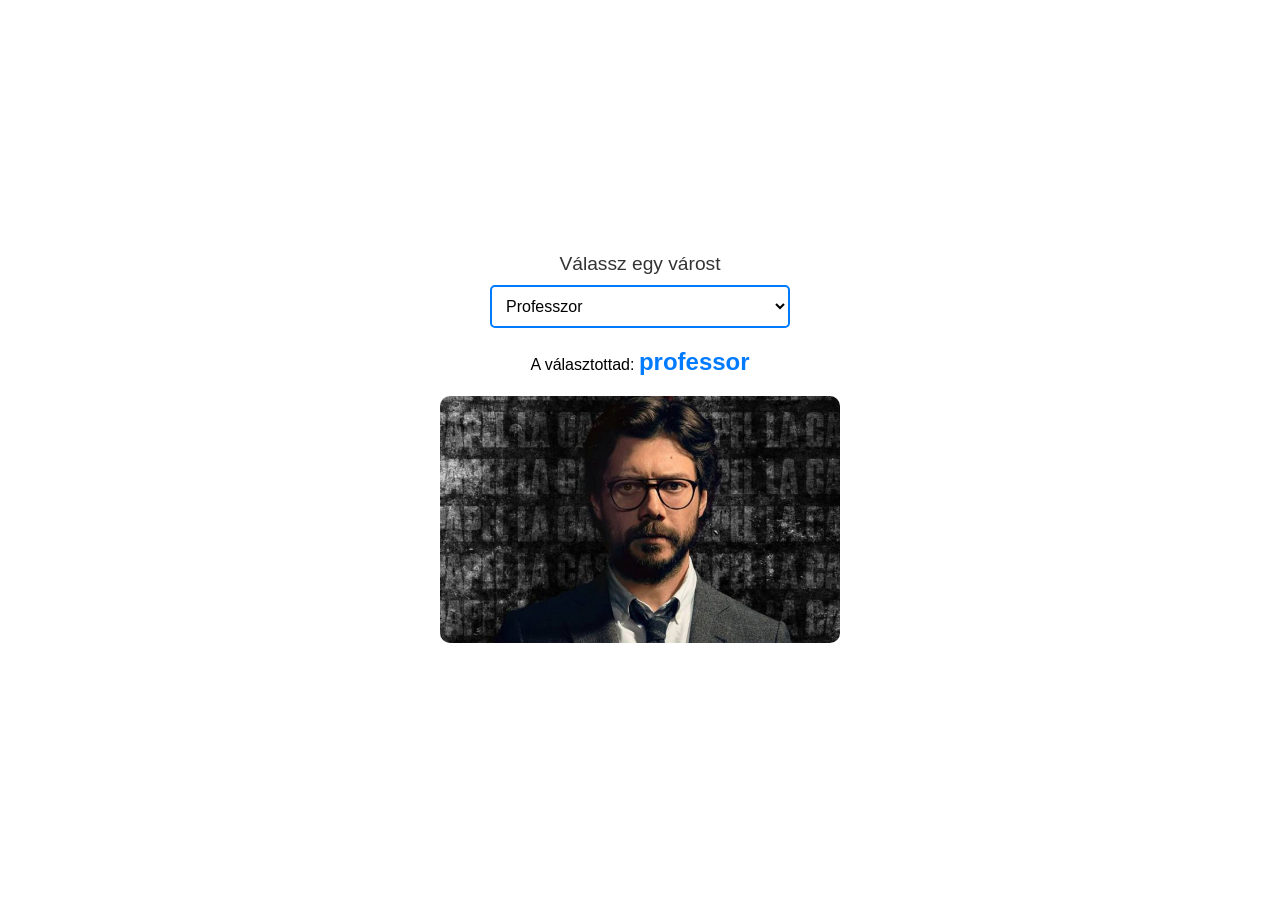
<file: 001_change_event/index.html>
<!DOCTYPE html>
<html lang="hu">

<head>
    <meta charset="UTF-8">
    <meta name="viewport" content="width=device-width, initial-scale=1.0">
    <title>Change Event</title>
    <link rel="stylesheet" href="style.css">
    <link rel="shortcut icon" href="./img/icon.svg" type="image/x-icon">
</head>

<body>
    <div class="container">
        <label for="city">Válassz egy várost</label>
        <select id="city" name="city">
            <option value="Berlin">Berlin</option>
            <option value="Tokyo">Tokyo</option>
            <option value="Rio">Rio</option>
            <option value="Nairobi">Nairobi</option>
            <option value="Lisbon">Lisszabon</option>
            <option value="Moscow">Moszkva</option>
            <option value="Denver">Denver</option>
            <option value="Stockholm">Stockholm</option>
            <option value="Helsinki">Helsinki</option>
            <option value="Professor" selected>Professzor</option>
        </select>
    </div>

    <div id="finish">
        <p>A választottad: <span id="demo">Berlin</span></p>
    
        <div id="image">
            
        </div>
    </div>

    <script src="script.js"></script>
</body>

</html>
</file>
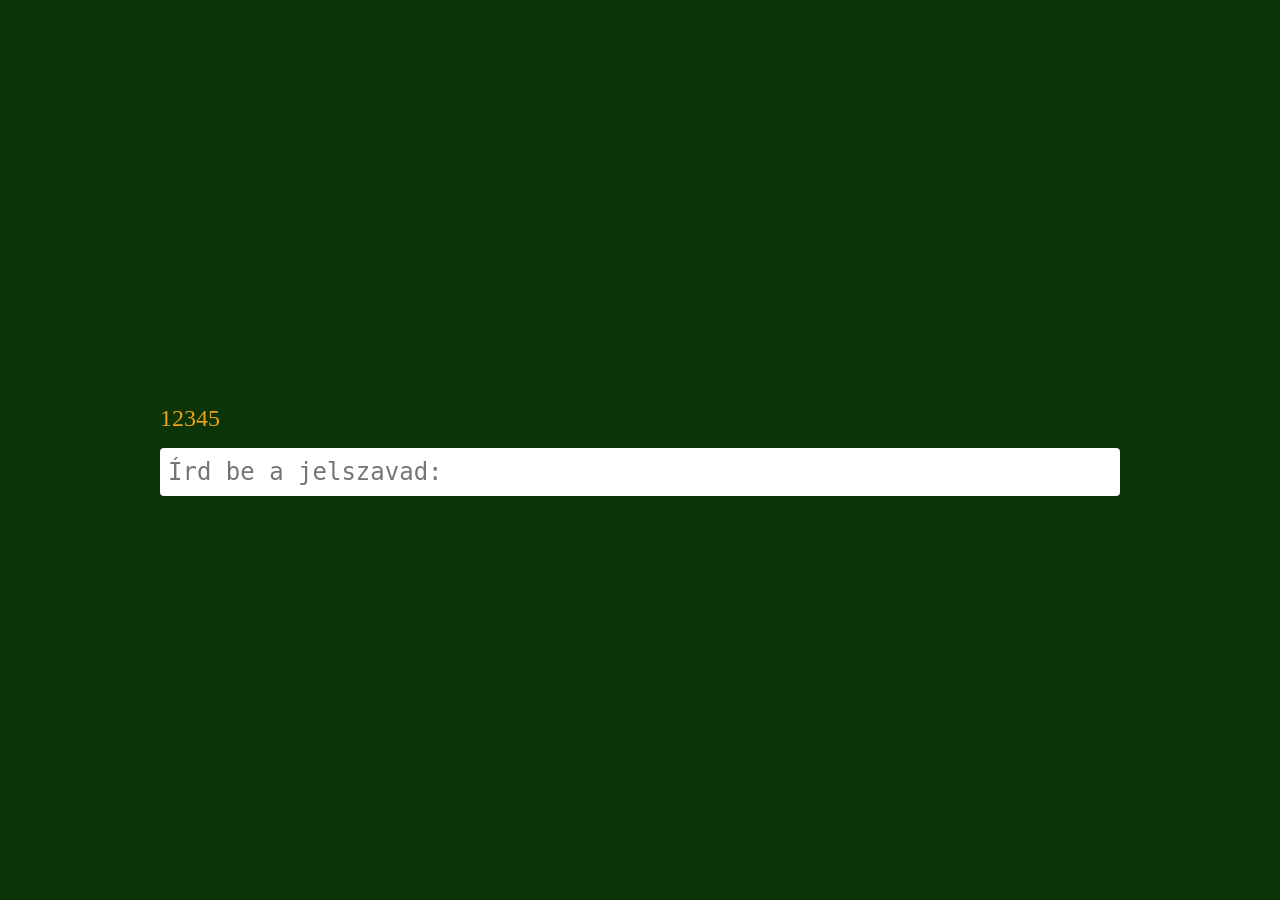
<file: 002_keypress_event/index.html>
<!DOCTYPE html>
<html lang="hu">
<head>
    <meta charset="UTF-8">
    <meta name="viewport" content="width=device-width, initial-scale=1.0">
    <title>Keypress-Keydown-Keyup event</title>
    <link rel="stylesheet" href="style.css">
</head>
<body>
    <div class="container">
        <span id="demo">12345</span>

        <textarea name="area" id="area" placeholder="Írd be a jelszavad:"></textarea>
    </div>

    <script src="script.js"></script>
</body>
</html>
</file>
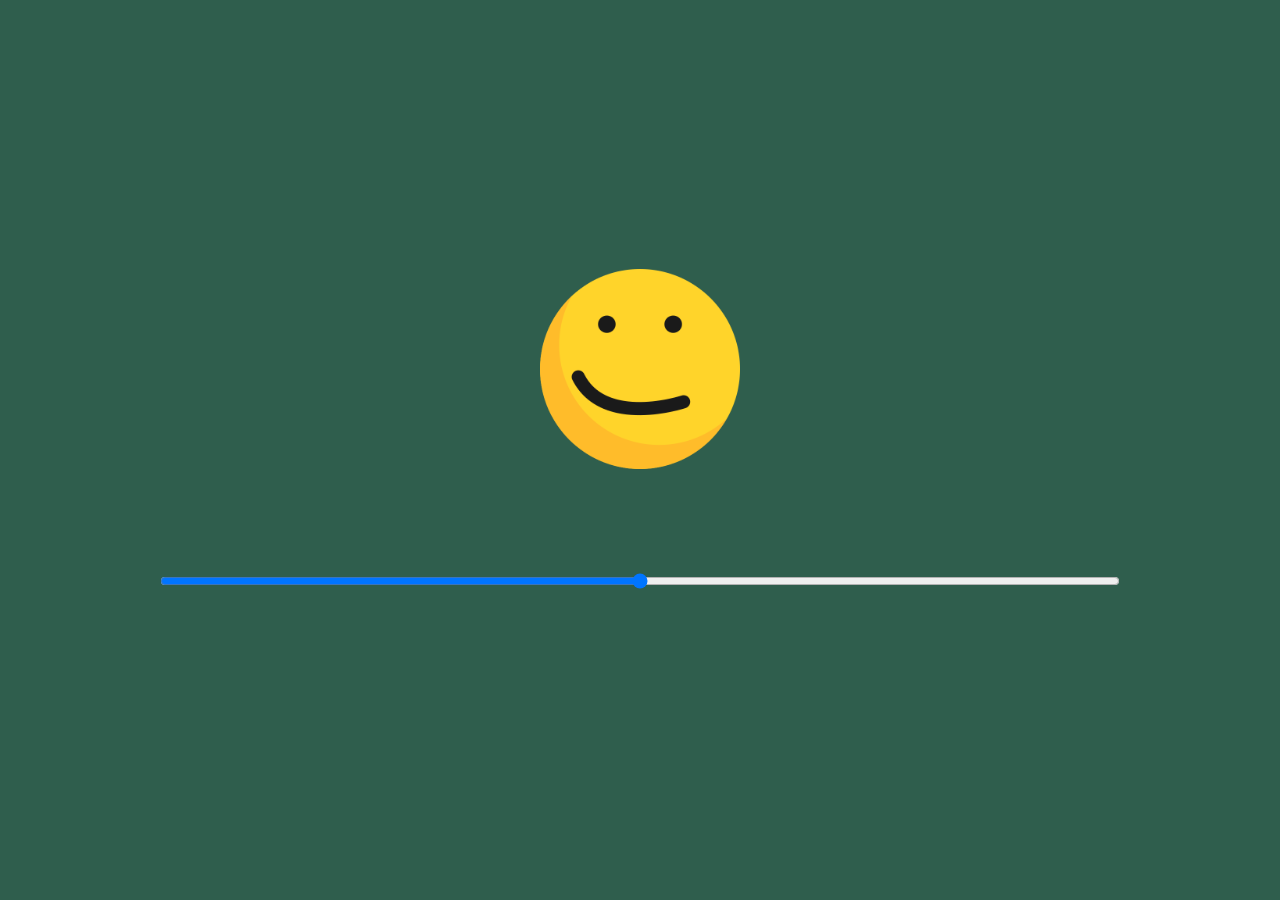
<file: 003_hangulat/index.html>
<!DOCTYPE html>
<html lang="hu">
<head>
    <meta charset="UTF-8">
    <meta name="viewport" content="width=device-width, initial-scale=1.0">
    <title>Hangulat</title>
    <link rel="stylesheet" href="style.css">
    <link rel="shortcut icon" href="./img/face.ico" type="image/x-icon">
</head>
<body>
    <div class="container">
        <img src="./img/4.png" alt="hangulat" title="hangulat" id="kep">
        <input type="range" min="0" max="6" step="1" id="csuszka" >
    </div>    
    


</body>
</html>
</file>
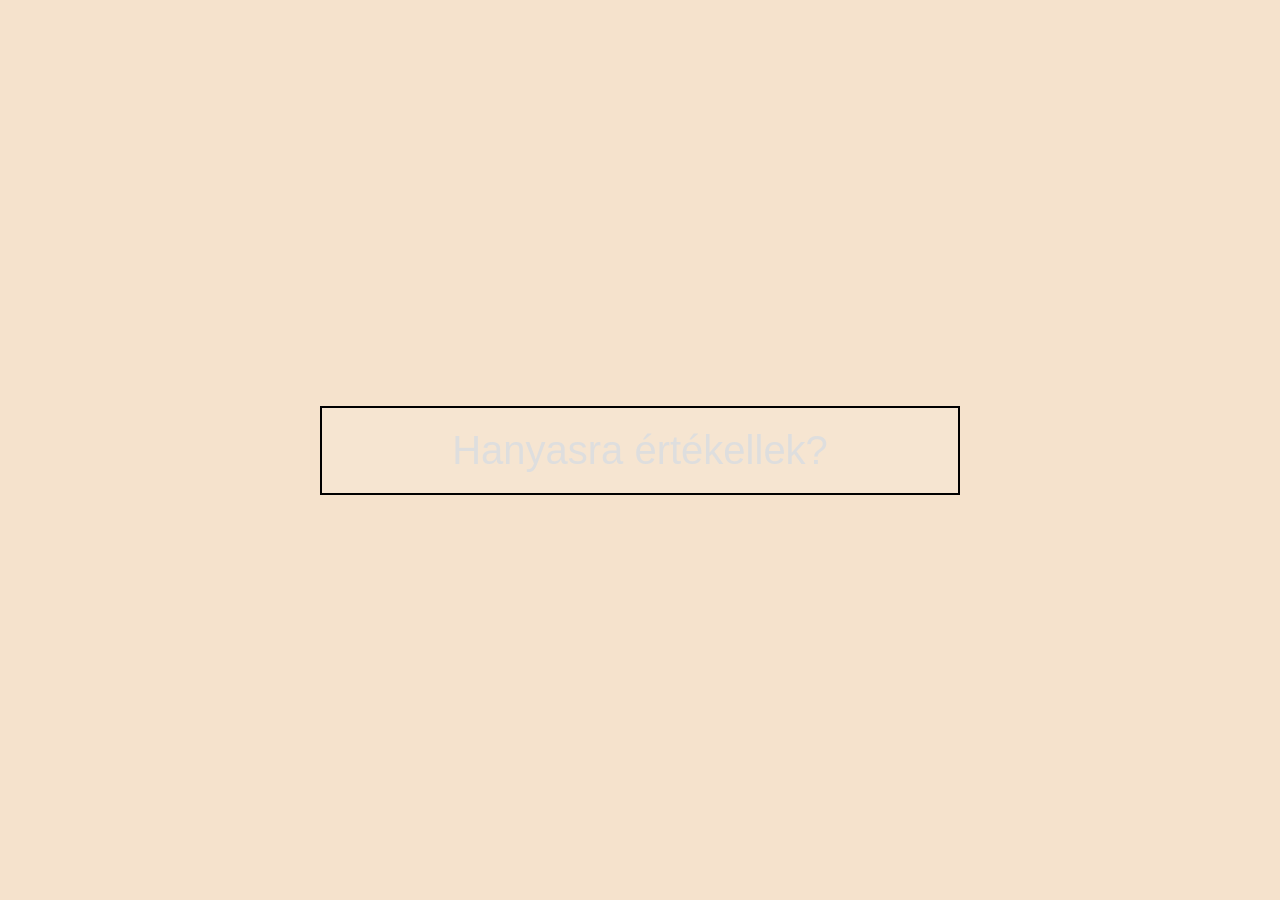
<file: 004_mouseover_event/index.html>
<!DOCTYPE html>
<html lang="hu">
<head>
    <meta charset="UTF-8">
    <meta name="viewport" content="width=device-width, initial-scale=1.0">
    <title>Mouseover - Mouseevent</title>
    <link rel="stylesheet" href="style.css">
    <link rel="shortcut icon" href="./img/kep.jpg" type="image/x-icon">
</head>
<body>
    <div id="demo">
        <p>Hanyasra értékellek?</p>
    </div>
</body>
</html>
</file>
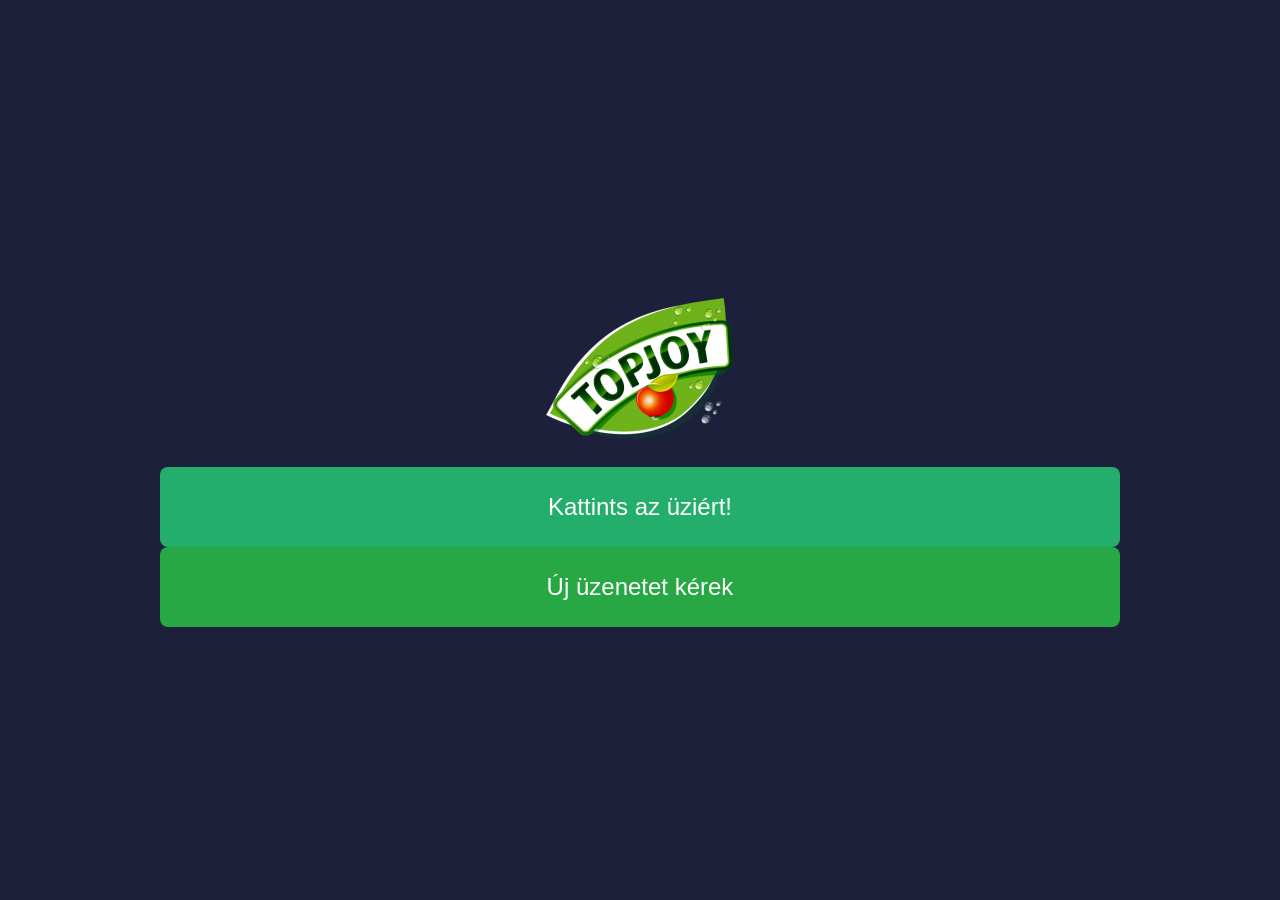
<file: 008_topjoy/index.html>
<!DOCTYPE html>
<html lang="hu">
<head>
    <meta charset="UTF-8">
    <meta name="viewport" content="width=device-width, initial-scale=1.0">
    <title>Topjoy</title>
    <link rel="stylesheet" href="style.css">
    <link rel="shortcut icon" href="topjoy.ico" type="image/x-icon">
</head>
<body>
    <div class="container">
        <div class="img-container">
            <img src="./topjoy.png" alt="topjoy" title="topjoy" class="img-fluid">
        </div>

        <div class="message-box">
            Kattints az üziért!
        </div>

        <button class="custom-button" type="button">
            Új üzenetet kérek
        </button>
    </div>
    
</body>
</html>
</file>
<file: 001_change_event/style.css>
* {
    margin: 0;
    padding: 0;
    box-sizing: border-box;
}

body {
    font-family: Arial, Helvetica, sans-serif;
    display: flex;
    align-items: center;
    justify-content: center;
    height: 100vh;
    flex-direction: column;
}

.container {
    margin-bottom: 20px;
    text-align: center;
    width: 75%;
}

label {
    font-size: 1.2rem;
    margin-bottom: 10px;
    display: block;
    color: #333333;
}

select {
    padding: 10px;
    font-size: 1rem;
    border-radius: 5px;
    border: 2px solid #007BFF;
    background-color: #FFFFFF;
    cursor: pointer;
    width: 100%;
    max-width: 300px;
    display: block;
    margin: 0 auto;
}

#finish {
    text-align: center;
    max-width: 800px;
    width: 100%;
    margin: 0 auto;
}

#demo {
    font-size: 1.5rem;
    color: #007BFF;
    font-weight: bold;
    margin-top: 20px;
}

#image img {
    margin-top: 20px;
    max-width: 50%;
    height: auto;
    border-radius: 10px;
}

@media (max-width: 768px) {
    select {
        max-width: 100%;
    }

    #image img {
        max-width: 80%;
    }
}

@media (max-width: 480px) {
    #demo {
        font-size: 1.2rem;
    }

    #image img {
        max-width: 90%;
    }
}
</file>
<file: 002_keypress_event/style.css>
* {
    margin: 0;
    padding: 0;
    box-sizing: border-box;
}

html {
    font-size: 16px;
}

body {
    background: #0B3508;
    color: #EBA119;
    height: 100vh; /* vh = viewport height */
    display: flex;
    justify-content: center; /* vízszintes igazítás flex-nél és gridnél */
    align-items: center; /* függőleges igazítás flex-nél és gridnél, ehhez mindenképp kell a height: 100vh */
    font-size: 1.5rem; /* rem = ez a gyökér elemhez viszonyítja a méretet, az alapértelmezett a html-ben 16px. A 1.5rem = 16 * 1.5 = 24px */
}

.container {
    /* border: 10px solid black; */
    width: 75%;
    display: flex;
    flex-direction: column;
    gap: 1rem;
}

textarea {
    border-radius: 0.25rem;
    border: none;
    height: 3rem;
    line-height: 3rem;
    font-size: 1.5rem;
    text-indent: 0.5rem;
    outline: none;
    resize: none;
}
</file>
<file: 003_hangulat/style.css>
*{
    margin: 0;
    padding: 0;
    box-sizing: border-box;
}

html{
    font-size: 50px;
}

body{
    background-color: #2f5e4d;
    min-height: 100vh; /*viewport height = amit látunk a böngésző képrenyőjén teljes magasság*/
    display: flex;
    justify-content: center;
    align-items: center;
}

.container{
    width: 75%;
    /*border: 2px solid red;*/
    display: flex;
    flex-direction: column;
    justify-content: center;
    align-items: center;
    gap: 1.25rem; /*a html elem font-size tulajdonság arányaihoz számol*/
}

.container > img{
    height: 200px;
}
.container > input{
    width: 100%;
    height: 2rem;
    background: #cccc;
    border-radius: 5rem;
    color: #ffff;
}
</file>
<file: 004_mouseover_event/style.css>
*{
    margin: 0;
    padding: 0;
    box-sizing: border-box;
}

html {
    font-size: 20px;
}

body{
    font-family: Arial, Helvetica, sans-serif;
    background: rgba(205, 113, 0, 0.2);
    color: rgb(222, 222, 222);
    display: flex;
    justify-content: center;
    align-items: center;
    min-height: 100vh;
    user-select: none;
}
#demo {
    display: flex;
    justify-content: center;
    align-items: center;
    border: 2px black solid;
    width: 50%;
    height: 50%;
    padding: 1rem;
    background: #ffffff1a;
    cursor: pointer;
    overflow: hidden;
}

#demo > p {
    font-size: 2rem;
    text-align: center;
    
}
</file>
<file: 008_topjoy/style.css>
* {
    margin: 0;
    padding: 0;
    box-sizing: border-box;
}

html {
    font-size: 16px;
}

body {
    background-color: #1C203A;
    color: white;
    font-family: Arial, Helvetica, sans-serif;
    display: flex;
    justify-content: center;
    align-items: center;
    min-height: 100vh;
}

.container {
    /*border: 1px solid white;*/
    width: 75%;
    display: flex;
    flex-direction: column;
    justify-content: center;
    align-items: center;
}
img-container {
    margin-bottom: 1rem;
}

img-fluid {
    width: 100%;
    height: auto;

}
.message-box, 
.custom-button{
    color: white;
    width: 100%;
    height: 5rem;
    text-align: center;
    line-height: 5rem;
    border-radius: 0.5rem;
    font-size: 1.5rem;
    border: none;
}

.message-box{
    background-color: #23AF6B;
}

.custom-button{
    background-color: #28A745;
    cursor: pointer;
    transition: filter  ease 10s ;
}

.custom-button:hover{
    filter: grayscale();
}
</file>
